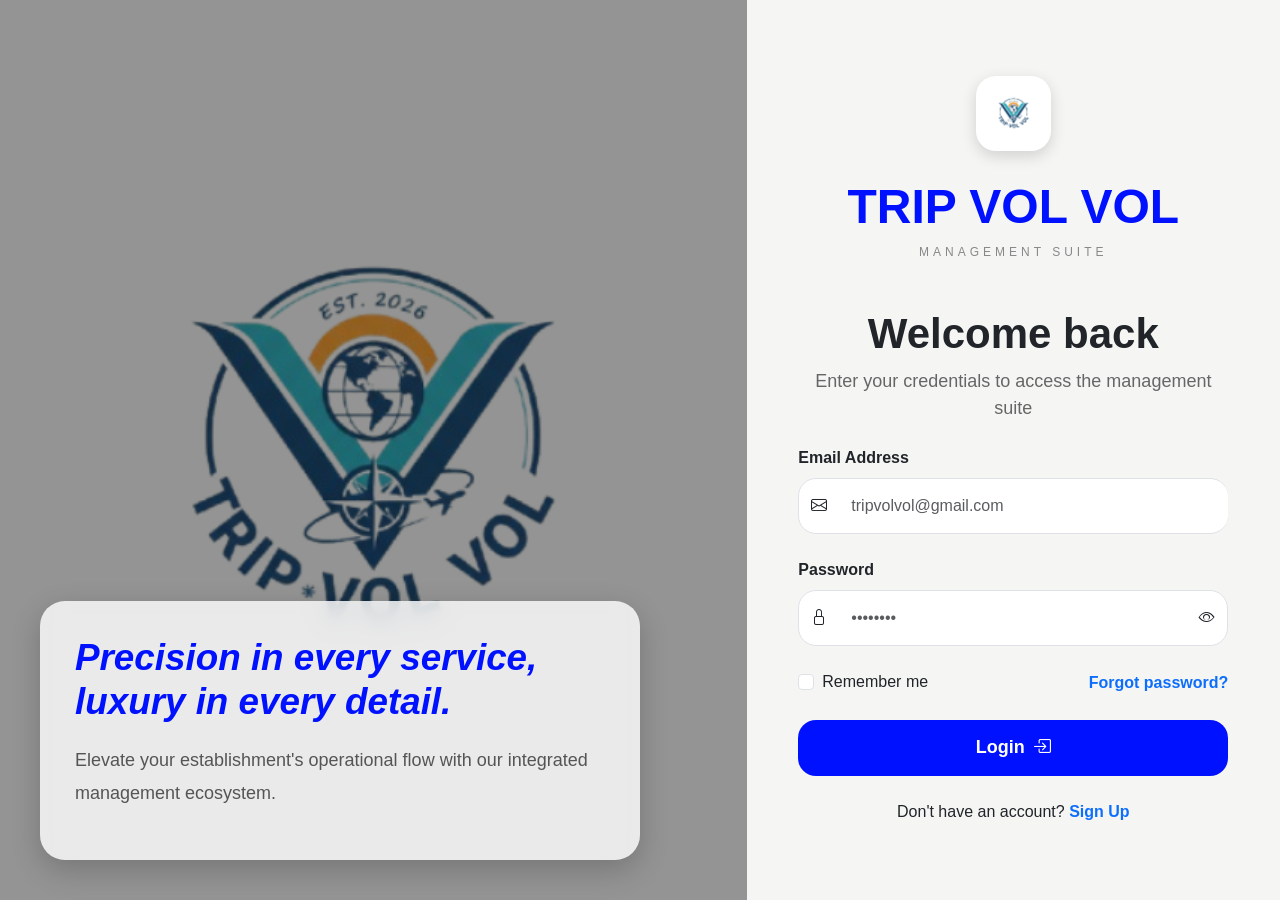
<file: Home/logic.html>
<!DOCTYPE html>
<html lang="en">

<head>
    <meta charset="UTF-8">
    <meta name="viewport" content="width=device-width, initial-scale=1.0">
    <title>Trip VOL VOL Login</title>
    <link href="https://cdn.jsdelivr.net/npm/bootstrap@5.3.3/dist/css/bootstrap.min.css" rel="stylesheet">
    <link rel="shortcut icon" href="../img/image.png" type="image/x-icon">
    <link rel="stylesheet" href="https://cdn.jsdelivr.net/npm/bootstrap-icons@1.11.3/font/bootstrap-icons.min.css">
    <link rel="stylesheet" href="../Style/login.css">
</head>

<body>

    <div class="container-fluid">
        <div class="row">
            <div class="col-lg-7 d-none d-lg-block p-0 left-side">
                <img src="../img/image.png" alt="TRIP VOL VOL">
                <div class="overlay"></div>
                <div class="quote-box">
                    <h2>
                        Precision in every service, luxury in every detail.
                    </h2>
                    <p>
                        Elevate your establishment's operational flow with our
                        integrated management ecosystem.
                    </p>
                </div>
            </div>

            <!-- RIGHT -->
            <div class="col-lg-5">
                <div class="login-wrapper">
                    <div class="login-card">

                        <div class="text-center mb-5">
                            <div class="logo">
                                <div class="pic-logo">
                                    <img src="../img/image.png" alt="TRIP VOL VOL">
                                </div>
                            </div>

                            <div class="brand-title">
                                TRIP VOL VOL
                            </div>

                            <div class="brand-sub">
                                MANAGEMENT SUITE
                            </div>
                        </div>

                        <div class="text-center mb-4">
                            <h2 class="welcome-title">
                                Welcome back
                            </h2>
                            <p class="welcome-text">
                                Enter your credentials to access the management suite
                            </p>
                        </div>

                        <!-- Alert Box សម្រាប់បង្ហាញ Error/Success Messages -->
                        <div id="alertBox" class="alert d-none mb-3" role="alert"></div>

                        <form id="loginForm" onsubmit="handleLogin(event)">
                            <!-- EMAIL -->
                            <div class="mb-4">
                                <label class="form-label fw-semibold">
                                    Email Address
                                </label>
                                <div class="input-group">
                                    <span class="input-group-text">
                                        <i class="bi bi-envelope"></i>
                                    </span>
                                    <input type="email" id="email" class="form-control" placeholder="tripvolvol@gmail.com" required>
                                </div>
                            </div>

                            <!-- PASSWORD -->
                            <div class="mb-4">
                                <label class="form-label fw-semibold">
                                    Password
                                </label>
                                <div class="input-group">
                                    <span class="input-group-text">
                                        <i class="bi bi-lock"></i>
                                    </span>
                                    <input type="password" class="form-control" id="password" placeholder="••••••••" required>
                                    <span class="input-group-text toggle-password" onclick="togglePassword()">
                                        <i class="bi bi-eye" id="eyeIcon"></i>
                                    </span>
                                </div>
                            </div>

                            <!-- OPTIONS -->
                            <div class="d-flex justify-content-between align-items-center mb-4">
                                <div class="form-check">
                                    <input class="form-check-input" type="checkbox" id="remember">
                                    <label class="form-check-label" for="remember">
                                        Remember me
                                    </label>
                                </div>
                                <a href="#" class="text-primary text-decoration-none fw-semibold">
                                    Forgot password?
                                </a>
                            </div>

                            <!-- BUTTON -->
                            <button type="submit" id="loginBtn" class="btn btn-primary w-100 btn-login d-flex align-items-center justify-content-center text-white">
                                <span>Login</span>
                                <i class="bi bi-box-arrow-in-right ms-2"></i>
                            </button>
                        </form>

                        <div class="text-center mt-4">
                            <p class="mb-0">Don't have an account? <a href="./register.html" class="text-primary fw-semibold text-decoration-none">Sign Up</a></p>
                        </div>

                    </div>
                </div>
            </div>

        </div>
    </div>

    <script>
        function togglePassword() {
            const password = document.getElementById("password");
            const icon = document.getElementById("eyeIcon");

            if (password.type === "password") {
                password.type = "text";
                icon.className = "bi bi-eye-slash";
            } else {
                password.type = "password";
                icon.className = "bi bi-eye";
            }
        }

        // មុខងារ Handle Login ភ្ជាប់ទៅ Spring Boot API
        async function handleLogin(event) {
            event.preventDefault(); // ការពារ Refresh Page

            const emailInput = document.getElementById('email').value.trim();
            const passwordInput = document.getElementById('password').value.trim();
            const alertBox = document.getElementById('alertBox');
            const loginBtn = document.getElementById('loginBtn');

            // បង្ហាញ Loading Status
            loginBtn.disabled = true;
            loginBtn.querySelector('span').innerText = 'Logging in...';

            try {
                const response = await fetch('http://localhost:8080/api/auth/login', {
                    method: 'POST',
                    headers: {
                        'Content-Type': 'application/json'
                    },
                    body: JSON.stringify({
                        email: emailInput,
                        password: passwordInput
                    })
                });

                if (response.ok) {
                    const data = await response.json();
                    
                    // រក្សាទុក User data ក្នុង LocalStorage
                    localStorage.setItem('user', JSON.stringify(data));

                    alertBox.className = 'alert alert-success';
                    alertBox.innerText = 'Login successful! Redirecting...';
                    alertBox.classList.remove('d-none');

                    // បញ្ជូនទៅកាន់ Homepage បន្ទាប់ពី Login ជោគជ័យ
                    setTimeout(() => {
                        window.location.href = '../index.html';
                    }, 1000);

                } else {
                    const errorMsg = await response.text();
                    alertBox.className = 'alert alert-danger';
                    alertBox.innerText = errorMsg || 'Login failed! Please check your credentials.';
                    alertBox.classList.remove('d-none');
                }
            } catch (error) {
                console.error('Error:', error);
                alertBox.className = 'alert alert-danger';
                alertBox.innerText = 'Cannot connect to backend server. Make sure Spring Boot is running!';
                alertBox.classList.remove('d-none');
            } finally {
                loginBtn.disabled = false;
                loginBtn.querySelector('span').innerText = 'Login';
            }
        }
    </script>

</body>

</html>
</file>
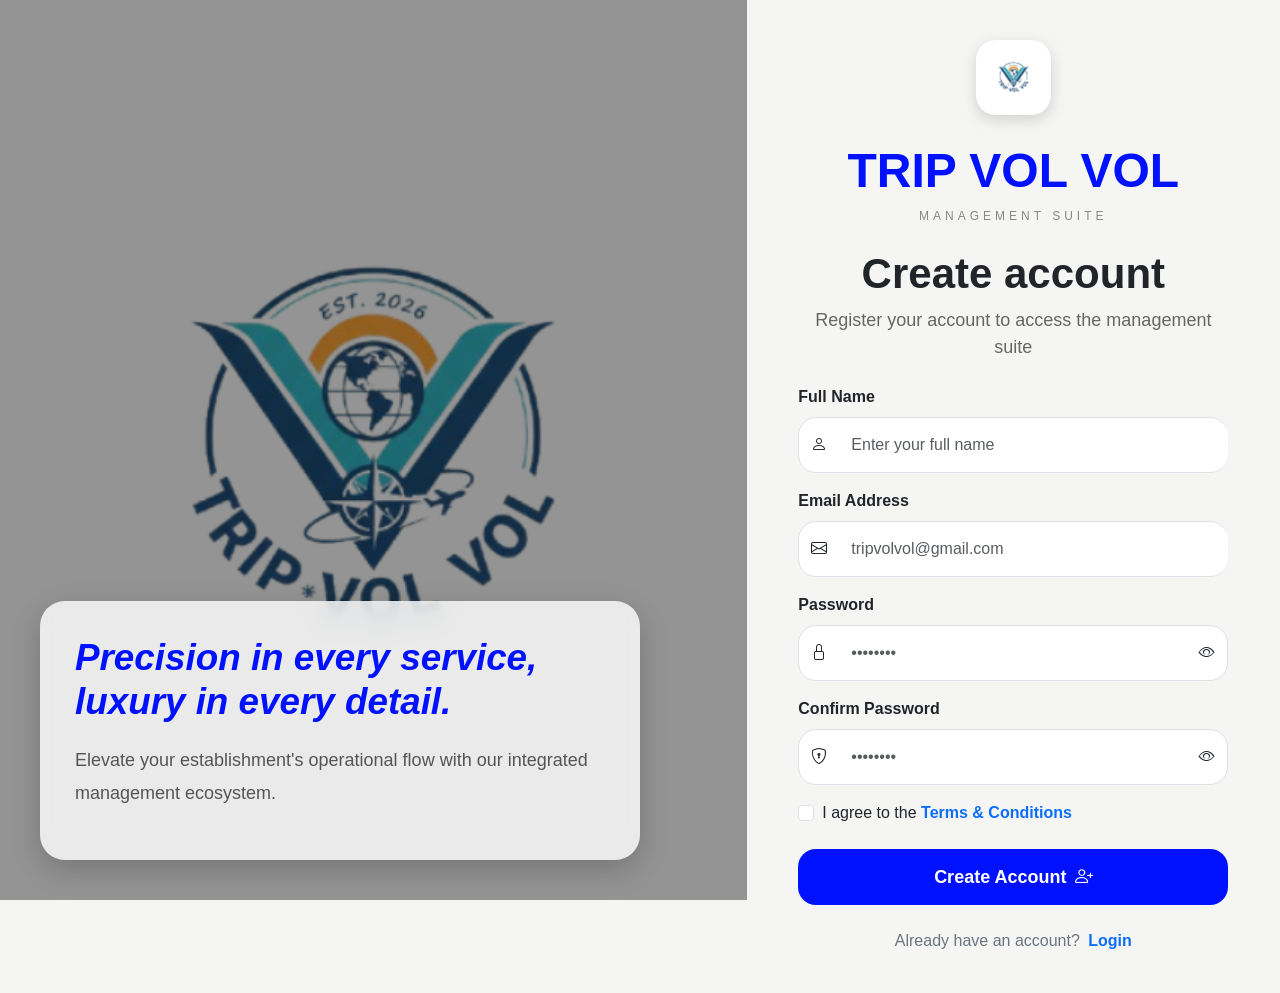
<file: Home/register.html>
<!DOCTYPE html>
<html lang="en">
<head>
    <meta charset="UTF-8">
    <meta name="viewport" content="width=device-width, initial-scale=1.0">
    <title>Register - TRIP VOL VOL</title>
    <link rel="shortcut icon" href="../img/image.png" type="image/x-icon">
    <link href="https://cdn.jsdelivr.net/npm/bootstrap@5.3.3/dist/css/bootstrap.min.css" rel="stylesheet">
    <link rel="stylesheet" href="../Style/register.css">
    <link rel="stylesheet" href="https://cdn.jsdelivr.net/npm/bootstrap-icons@1.11.3/font/bootstrap-icons.min.css">
</head>

<body>

<div class="container-fluid">
    <div class="row">
        <div class="col-lg-7 d-none d-lg-block p-0 left-side">
            <img src="../img/image.png" alt="TRIP VOL VOL">
            <div class="overlay"></div>
            <div class="quote-box">
                <h2> Precision in every service, luxury in every detail. </h2>
                <p>Elevate your establishment's operational flow with our integrated management ecosystem. </p>
            </div>
        </div>

        <div class="col-lg-5">
            <div class="register-wrapper">
                <div class="register-card">
                    <div class="text-center mb-4">
                        <div class="logo">
                            <div class="pic-logo">
                                <img src="../img/image.png" alt="TRIP VOL VOL">
                            </div>
                        </div>
                        <div class="brand-title"> TRIP VOL VOL </div>
                        <div class="brand-sub"> MANAGEMENT SUITE </div>
                    </div>
                    
                    <div class="text-center mb-4">
                        <h2 class="welcome-title"> Create account </h2>
                        <p class="welcome-text"> Register your account to access the management suite </p>
                    </div>

                    <!-- Alert Box សម្រាប់បង្ហាញ Error/Success Messages -->
                    <div id="alertBox" class="alert d-none mb-3" role="alert"></div>

                    <form id="registerForm">
                        <!-- FULL NAME -->
                        <div class="mb-3">
                            <label class="form-label fw-semibold"> Full Name </label>
                            <div class="input-group">
                                <span class="input-group-text">
                                    <i class="bi bi-person"></i>
                                </span>
                                <input
                                    type="text"
                                    class="form-control"
                                    id="fullName"
                                    placeholder="Enter your full name"
                                    required
                                >
                            </div>
                        </div>

                        <!-- EMAIL -->
                        <div class="mb-3">
                            <label class="form-label fw-semibold">
                                Email Address
                            </label>
                            <div class="input-group">
                                <span class="input-group-text">
                                    <i class="bi bi-envelope"></i>
                                </span>
                                <input
                                    type="email"
                                    class="form-control"
                                    id="email"
                                    placeholder="tripvolvol@gmail.com"
                                    required
                                >
                            </div>
                        </div>

                        <!-- PASSWORD -->
                        <div class="mb-3">
                            <label class="form-label fw-semibold">
                                Password
                            </label>
                            <div class="input-group">
                                <span class="input-group-text">
                                    <i class="bi bi-lock"></i>
                                </span>
                                <input
                                    type="password"
                                    class="form-control"
                                    id="password"
                                    placeholder="••••••••"
                                    required
                                >
                                <span
                                    class="input-group-text toggle-password"
                                    onclick="togglePassword('password', 'eyeIcon')">
                                    <i class="bi bi-eye" id="eyeIcon"></i>
                                </span>
                            </div>
                        </div>

                        <!-- CONFIRM PASSWORD -->
                        <div class="mb-3">
                            <label class="form-label fw-semibold"> Confirm Password </label>
                            <div class="input-group">
                                <span class="input-group-text">
                                    <i class="bi bi-shield-lock"></i>
                                </span>
                                <input type="password" class="form-control" id="confirmPassword" placeholder="••••••••" required>
                                <span class="input-group-text toggle-password" onclick="togglePassword('confirmPassword','confirmEyeIcon')">
                                    <i class="bi bi-eye" id="confirmEyeIcon"></i>                               
                                </span>
                            </div>
                        </div>

                        <!-- TERMS CHECKBOX -->
                        <div class="form-check mb-4">
                            <input class="form-check-input" type="checkbox" id="terms" required>
                            <label class="form-check-label" for="terms"> I agree to the
                                <a href="#" class="text-primary text-decoration-none fw-semibold"> Terms & Conditions </a>
                            </label>
                        </div>

                        <!-- REGISTER BUTTON -->
                        <button type="submit" id="submitBtn" class="btn btn-primary w-100 btn-register d-flex align-items-center justify-content-center text-white">
                            <span>Create Account</span>
                            <i class="bi bi-person-plus ms-2"></i>
                        </button>

                        <div class="text-center mt-4">
                            <span class="text-secondary">Already have an account? </span>
                            <a href="./logic.html" class="text-primary text-decoration-none fw-semibold ms-1">Login</a>
                        </div>

                    </form>
                </div>
            </div>
        </div>
    </div>
</div>

<script>
    // SHOW / HIDE PASSWORD
    function togglePassword(inputId, iconId) {
        const password = document.getElementById(inputId);
        const icon = document.getElementById(iconId);
        if (password.type === "password") {
            password.type = "text";
            icon.className = "bi bi-eye-slash";
        } else {
            password.type = "password";
            icon.className = "bi bi-eye";
        }
    }

    // REGISTER FORM CONNECTION TO BACKEND
    document.getElementById("registerForm").addEventListener("submit", async function (event) {
        event.preventDefault();

        const fullName = document.getElementById("fullName").value.trim();
        const email = document.getElementById("email").value.trim();
        const password = document.getElementById("password").value;
        const confirmPassword = document.getElementById("confirmPassword").value;
        
        const alertBox = document.getElementById("alertBox");
        const submitBtn = document.getElementById("submitBtn");

        // CHECK PASSWORD MATCH
        if (password !== confirmPassword) {
            alertBox.className = "alert alert-danger";
            alertBox.innerText = "Passwords do not match!";
            alertBox.classList.remove("d-none");
            return;
        }

        // CHECK PASSWORD LENGTH
        if (password.length < 6) {
            alertBox.className = "alert alert-danger";
            alertBox.innerText = "Password must be at least 6 characters!";
            alertBox.classList.remove("d-none");
            return;
        }

        // SET BUTTON LOADING STATE
        submitBtn.disabled = true;
        submitBtn.querySelector("span").innerText = "Creating Account...";

        try {
            // Send Request to Spring Boot Backend API
            const response = await fetch("http://localhost:8080/api/auth/register", {
                method: "POST",
                headers: {
                    "Content-Type": "application/json"
                },
                body: JSON.stringify({
                    name: fullName,
                    email: email,
                    password: password
                })
            });

            if (response.ok) {
                alertBox.className = "alert alert-success";
                alertBox.innerText = "Account created successfully! Redirecting to login page...";
                alertBox.classList.remove("d-none");

                // REDIRECT TO LOGIN PAGE AFTER SUCCESS
                setTimeout(() => {
                    window.location.href = "./logic.html";
                }, 1500);

            } else {
                const errorMsg = await response.text();
                alertBox.className = "alert alert-danger";
                alertBox.innerText = errorMsg || "Registration failed! Email might already exist.";
                alertBox.classList.remove("d-none");
            }

        } catch (error) {
            console.error("Error:", error);
            alertBox.className = "alert alert-danger";
            alertBox.innerText = "Cannot connect to backend server. Make sure Spring Boot is running!";
            alertBox.classList.remove("d-none");
        } finally {
            submitBtn.disabled = false;
            submitBtn.querySelector("span").innerText = "Create Account";
        }
    });
</script>

</body>
</html>
</file>
<file: Style/login.css>
body {
  background: #f5f6f4;
  font-family: "Segoe UI", sans-serif;
}

/* ================= LEFT SIDE (COVER IMAGE) ================= */
.left-side {
  position: relative;
  height: 100vh;
  overflow: hidden;
}

.left-side img {
  width: 100%;
  height: 100%;
  object-fit: cover;
}

.overlay {
  position: absolute;
  inset: 0;
  background: rgba(0, 0, 0, 0.4);
}

.quote-box {
  position: absolute;
  left: 40px;
  bottom: 40px;
  max-width: 600px;
  background: rgba(255, 255, 255, 0.8);
  backdrop-filter: blur(12px);
  padding: 35px;
  border-radius: 25px;
  box-shadow: 0 10px 30px rgba(0, 0, 0, 0.2);
}

.quote-box h2 {
  color: #0011ff;
  font-style: italic;
  font-size: 2.3rem;
  font-weight: 700;
  margin-bottom: 20px;
}

.quote-box p {
  color: #555;
  font-size: 18px;
  line-height: 1.8;
}

/* ================= RIGHT SIDE (FORM WRAPPER) ================= */
.login-wrapper {
  min-height: 100vh;
  display: flex;
  justify-content: center;
  align-items: center;
  padding: 50px 25px;
}

.login-card {
  width: 100%;
  max-width: 430px;
}

/* LOGO STYLES */
.logo {
  width: 75px;
  height: 75px;
  background: #ffffff;
  border-radius: 20px;
  display: flex;
  justify-content: center;
  align-items: center;
  margin: auto;
  box-shadow: 0 5px 15px rgba(0, 0, 0, 0.15);
  overflow: hidden;
}

.pic-logo {
  width: 100%;
  height: 100%;
}

.pic-logo img {
  width: 100%;
  height: 100%;
  object-fit: cover;
  display: block;
}

.brand-title {
  color: #0011ff;
  font-weight: 800;
  font-size: 48px;
  margin-top: 20px;
}

.brand-sub {
  letter-spacing: 4px;
  color: #888;
  font-size: 12px;
}

.welcome-title {
  font-size: 42px;
  font-weight: bold;
}

.welcome-text {
  color: #666;
  font-size: 18px;
}

/* FORM CONTROL STYLES */
.form-control,
.input-group-text {
  border-radius: 18px;
  height: 56px;
}

.input-group .form-control {
  border-left: none;
  border-right: none;
}

.input-group-text {
  background: white;
}

.btn-login {
  height: 56px;
  background: #0011ff;
  border: none;
  border-radius: 18px;
  font-size: 18px;
  font-weight: 600;
}

.btn-login:hover {
  background: #000edb;
}

.toggle-password {
  cursor: pointer;
}

/* ==========================================
   RESPONSIVE DESIGN (TABLET & MOBILE)
   ========================================== */

/* 1. Tablet View (Max Width: 991px) */
@media (max-width: 991px) {
  .left-side {
    display: none;
  }

  .login-wrapper {
    padding: 40px 20px;
  }

  .brand-title {
    font-size: 38px;
  }

  .welcome-title {
    font-size: 32px;
  }

  .welcome-text {
    font-size: 16px;
  }
}

/* 2. Mobile View (Max Width: 576px) */
@media (max-width: 576px) {
  .login-wrapper {
    padding: 30px 15px;
  }

  .logo {
    width: 65px;
    height: 65px;
    border-radius: 16px;
  }

  .brand-title {
    font-size: 32px;
    margin-top: 15px;
  }

  .brand-sub {
    font-size: 10px;
    letter-spacing: 2px;
  }

  .welcome-title {
    font-size: 26px;
  }

  .welcome-text {
    font-size: 14px;
  }

  .form-control,
  .input-group-text,
  .btn-login {
    height: 50px;
    font-size: 15px;
  }

  /* តម្រឹម Remember me & Forgot password លើទូរស័ព្ទតូចៗ */
  .d-flex.justify-content-between {
    flex-direction: column;
    align-items: flex-start !important;
    gap: 10px;
  }
}
</file>
<file: Style/register.css>
body {
  background: #f5f6f4;
  font-family: "Segoe UI", sans-serif;
}

/* ================= LEFT SIDE (COVER IMAGE) ================= */
.left-side {
  position: relative;
  height: 100vh;
  overflow: hidden;
}

.left-side img {
  width: 100%;
  height: 100%;
  object-fit: cover;
}

.overlay {
  position: absolute;
  inset: 0;
  background: rgba(0, 0, 0, 0.4);
}

.quote-box {
  position: absolute;
  left: 40px;
  bottom: 40px;
  max-width: 600px;
  background: rgba(255, 255, 255, 0.8);
  backdrop-filter: blur(12px);
  padding: 35px;
  border-radius: 25px;
  box-shadow: 0 10px 30px rgba(0, 0, 0, 0.2);
}

.quote-box h2 {
  color: #0011ff;
  font-style: italic;
  font-size: 2.3rem;
  font-weight: 700;
  margin-bottom: 20px;
}

.quote-box p {
  color: #555;
  font-size: 18px;
  line-height: 1.8;
}

/* ================= RIGHT SIDE (FORM WRAPPER) ================= */
.register-wrapper {
  min-height: 100vh;
  display: flex;
  justify-content: center;
  align-items: center;
  padding: 40px 25px;
}

.register-card {
  width: 100%;
  max-width: 430px;
}

/* LOGO STYLES */
.logo {
  width: 75px;
  height: 75px;
  background: #ffffff;
  border-radius: 20px;
  display: flex;
  justify-content: center;
  align-items: center;
  margin: auto;
  box-shadow: 0 5px 15px rgba(0, 0, 0, 0.15);
  overflow: hidden;
}

.pic-logo {
  width: 100%;
  height: 100%;
}

.pic-logo img {
  width: 100%;
  height: 100%;
  object-fit: cover;
  display: block;
}

.brand-title {
  color: #0011ff;
  font-weight: 800;
  font-size: 48px;
  margin-top: 20px;
}

.brand-sub {
  letter-spacing: 4px;
  color: #888;
  font-size: 12px;
}

.welcome-title {
  font-size: 42px;
  font-weight: bold;
}

.welcome-text {
  color: #666;
  font-size: 18px;
}

/* FORM CONTROL STYLES */
.form-control,
.input-group-text {
  border-radius: 18px;
  height: 56px;
}

.input-group .form-control {
  border-left: none;
  border-right: none;
}

.input-group-text {
  background: white;
}

.btn-register {
  height: 56px;
  background: #0011ff;
  border: none;
  border-radius: 18px;
  font-size: 18px;
  font-weight: 600;
  transition: background 0.3s ease;
}

.btn-register:hover {
  background: #000edb;
}

.toggle-password {
  cursor: pointer;
}

.form-check-input {
  cursor: pointer;
}

/* ==========================================
   RESPONSIVE DESIGN (TABLET & MOBILE)
   ========================================== */

/* 1. Tablet View (Max Width: 991px) */
@media (max-width: 991px) {
  .left-side {
    display: none;
  }

  .register-wrapper {
    padding: 40px 20px;
  }

  .brand-title {
    font-size: 38px;
  }

  .welcome-title {
    font-size: 32px;
  }

  .welcome-text {
    font-size: 16px;
  }
}

/* 2. Mobile View (Max Width: 576px) */
@media (max-width: 576px) {
  .register-wrapper {
    padding: 30px 15px;
  }

  .logo {
    width: 65px;
    height: 65px;
    border-radius: 16px;
  }

  .brand-title {
    font-size: 32px;
    margin-top: 15px;
  }

  .brand-sub {
    font-size: 10px;
    letter-spacing: 2px;
  }

  .welcome-title {
    font-size: 26px;
  }

  .welcome-text {
    font-size: 14px;
  }

  .form-control,
  .input-group-text,
  .btn-register {
    height: 50px;
    font-size: 15px;
  }

  .form-check-label {
    font-size: 14px;
  }
}
</file>
